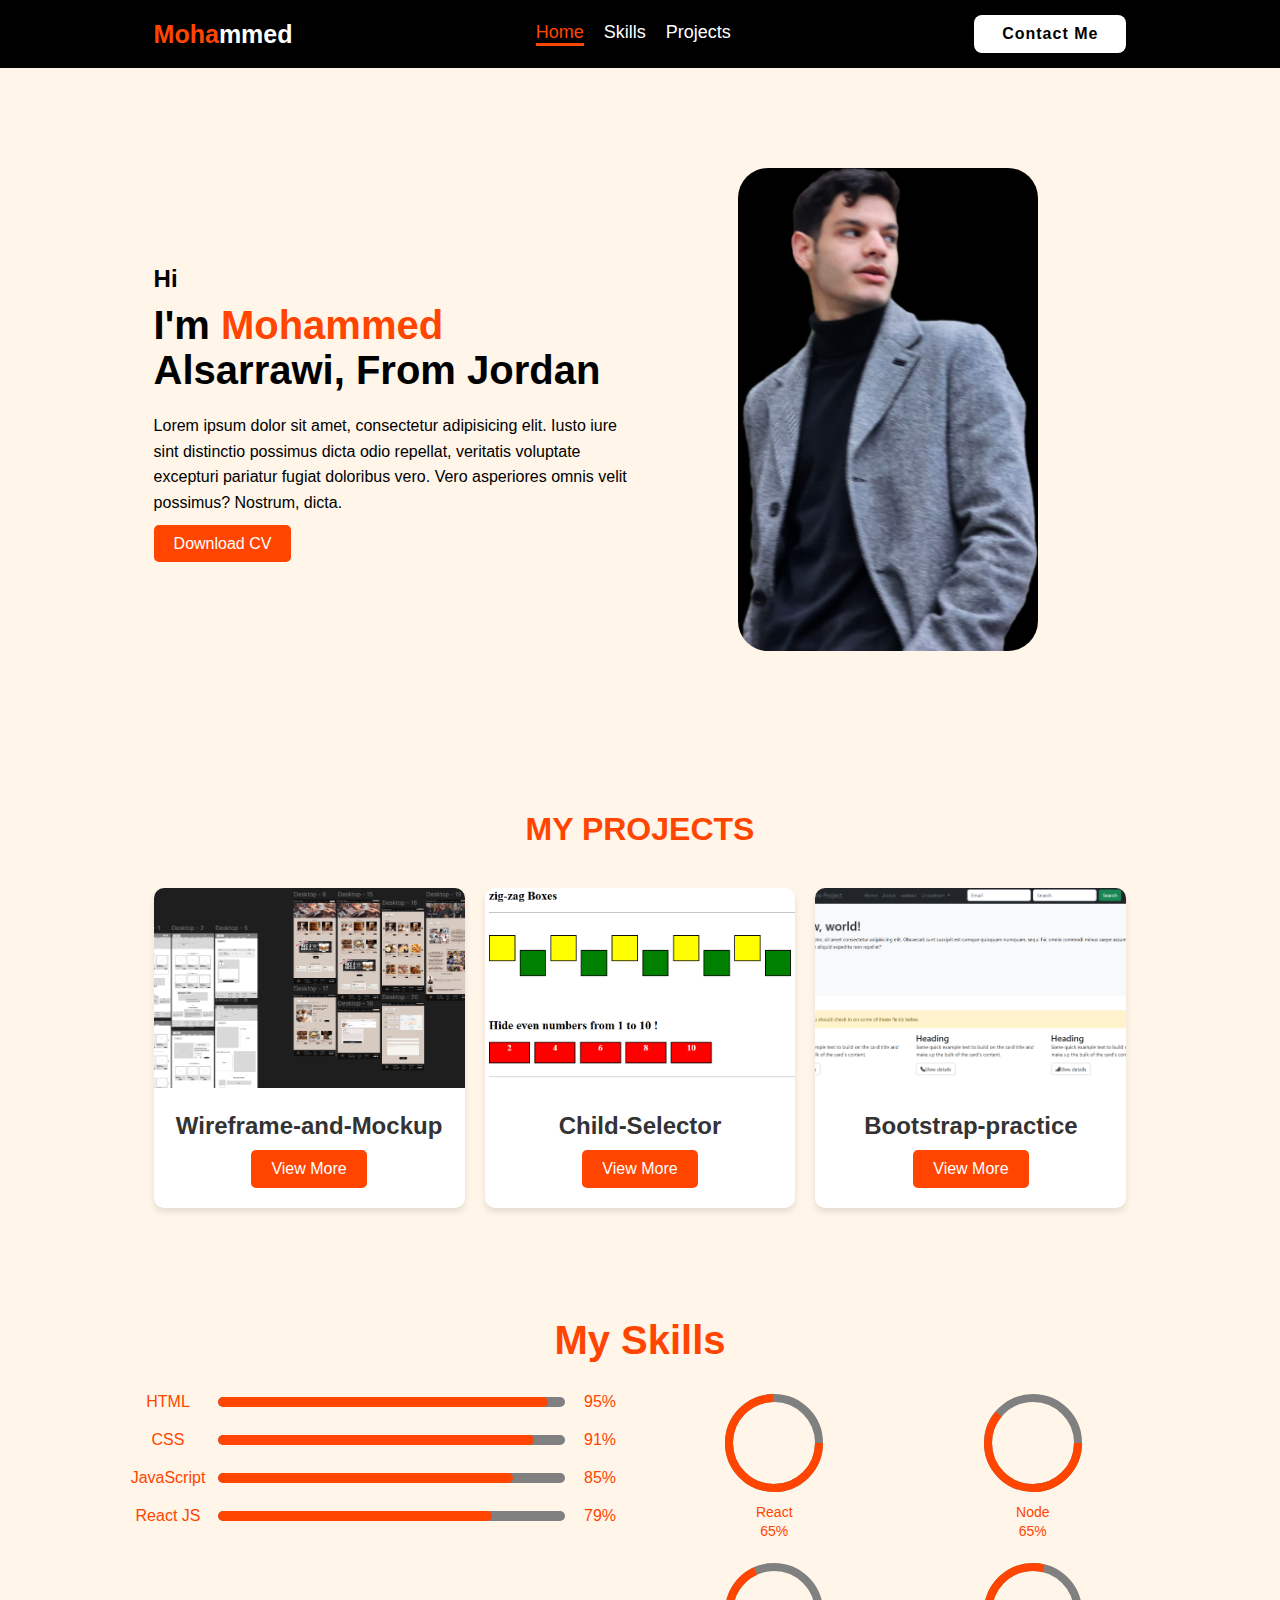
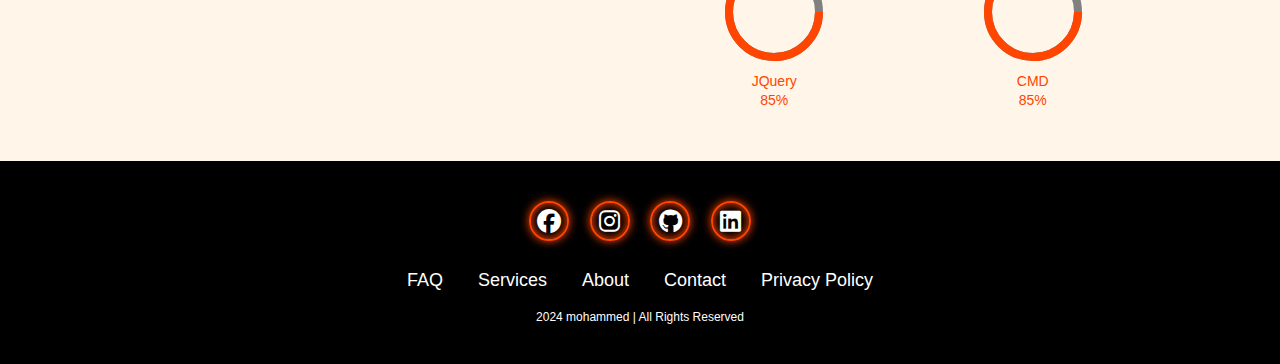
<file: index.html>
<!DOCTYPE html>
<html lang="en">
<head>
    <meta charset="utf-8">
    <meta http-equiv="X-UA-Compatible" content="IE=edge">
    <title>Portfolio</title>
    <meta name="viewport" content="width=device-width, initial-scale=1">
    <link rel="stylesheet" href="style.css">
    <link href="https://unpkg.com/boxicons@2.1.4/css/boxicons.min.css" rel="stylesheet">
    <link rel="stylesheet" href="https://cdnjs.cloudflare.com/ajax/libs/font-awesome/6.5.0/css/all.min.css">

</head>
<body>
    <header class="header">
        <a href="#" class="logo"><span>Moha</span>mmed</a>
        <nav class="navbar">
            <a href="index.html" class="active">Home</a>
            <a href="#skills">Skills</a>
            <a href="proj.html">Projects</a>
        </nav>
        <a href="contact.html" class="contact">Contact Me</a>
        <!-- Burger Menu Icon -->
        <div class="burger-menu" onclick="toggleMenu()">
            <span class="bar"></span>
            <span class="bar"></span>
            <span class="bar"></span>
        </div>
    </header>

    <section class="home">
        <div class="home-content">
            <h3>Hi</h3>
            <h1>I'm <span>Mohammed</span><br>Alsarrawi, From Jordan</h1>
            <p>Lorem ipsum dolor sit amet, consectetur adipisicing elit. Iusto iure sint distinctio possimus dicta odio repellat, veritatis voluptate excepturi pariatur fugiat doloribus vero. Vero asperiores omnis velit possimus? Nostrum, dicta.</p>
            <div class="btn-box">
                <a href="path/to/your/cv.pdf" class="btn-2" download>Download CV</a>
                <!-- <button class="btn-2">Experience</button> -->
            </div>
        </div>
        <div class="img-box">
            <img src="sarrawi.jpeg"></div>
    </section>
    

    <section class="projects">
        <h2 class="section-title">My Projects</h2>
        <div class="card-container">
            <div class="card">
                <img src="Screenshot 2024-12-22 164017.png" alt="Project 1">
                <div class="card-content">
                    <h3>Wireframe-and-Mockup</h3>
                    <a href="proj.html" class="btn">View More</a>
                </div>
            </div>
            <div class="card">
                <img src="Screenshot 2024-12-22 164336.png" alt="Project 2">
                <div class="card-content">
                    <h3>Child-Selector</h3>
                    <a href="proj.html" class="btn">View More</a>
                </div>
            </div>
            <div class="card">
                <img src="Screenshot 2024-12-22 163346.png" alt="Project 3">
                <div class="card-content">
                    <h3>Bootstrap-practice</h3>
                    <a href="proj.html" class="btn">View More</a>
                </div>
            </div>
        </div>
    </section>

    <section class="skills-section" id="skills">
        <h2>My Skills</h2>
        <div class="skills-container">
            <!-- Left Side: Progress Bars -->
            <div class="skills-left">
                <div class="skill">
                    <span>HTML</span>
                    <div class="progress-bar">
                        <div class="progress" style="width: 95%;"></div>
                    </div>
                    <span class="percentage">95%</span>
                </div>
                <div class="skill">
                    <span>CSS</span>
                    <div class="progress-bar">
                        <div class="progress" style="width: 91%;"></div>
                    </div>
                    <span class="percentage">91%</span>
                </div>
                <div class="skill">
                    <span>JavaScript</span>
                    <div class="progress-bar">
                        <div class="progress" style="width: 85%;"></div>
                    </div>
                    <span class="percentage">85%</span>
                </div>
                <div class="skill">
                    <span>React JS</span>
                    <div class="progress-bar">
                        <div class="progress" style="width: 79%;"></div>
                    </div>
                    <span class="percentage">79%</span>
                </div>
            </div>
    
            <!-- Right Side: Circular Indicators -->
            <div class="skills-right">
                <div class="circle-skill">
                    <svg class="circle-svg">
                        <circle class="bg-circle" cx="50" cy="50" r="45"></circle>
                        <circle class="progress-circle" cx="50" cy="50" r="45" style="stroke-dashoffset: 72;"></circle>
                    </svg>
                    <div class="circle-text">
                        <span>React</span><br><span>65%</span>
                    </div>
                </div>
                <div class="circle-skill">
                    <svg class="circle-svg">
                        <circle class="bg-circle" cx="50" cy="50" r="45"></circle>
                        <circle class="progress-circle" cx="50" cy="50" r="45" style="stroke-dashoffset: 110;"></circle>
                    </svg>
                    <div class="circle-text">
                        <span>Node</span><br><span>65%</span>
                    </div>
                </div>
                <div class="circle-skill">
                    <svg class="circle-svg">
                        <circle class="bg-circle" cx="50" cy="50" r="45"></circle>
                        <circle class="progress-circle" cx="50" cy="50" r="45" style="stroke-dashoffset: 90;"></circle>
                    </svg>
                    <div class="circle-text">
                        <span>JQuery</span><br><span>85%</span>
                    </div>
                </div>
                <div class="circle-skill">
                    <svg class="circle-svg">
                        <circle class="bg-circle" cx="50" cy="50" r="45"></circle>
                        <circle class="progress-circle" cx="50" cy="50" r="45" style="stroke-dashoffset: 60;"></circle>
                    </svg>
                    <div class="circle-text">
                        <span>CMD</span><br><span>85%</span>
                    </div>
                </div>
            </div>
        </div>
    </section>
    


    
    <footer class="footer">
        <div class="social">
            <a href="https://www.facebook.com/"><i class="fa-brands fa-facebook"></i></a>
            <a href="https://www.instagram.com/"><i class="fa-brands fa-instagram"></i></a>
            <a href="https://github.com/mohammed-alsarrawi"><i class="fa-brands fa-github"></i></a>
            <a href="https://www.linkedin.com/feed/"><i class="fa-brands fa-linkedin"></i></a>
        </div>
        <ul class="list">
            <li>
                <a href="">FAQ</a>
            </li>
            <li>
                <a href="">Services</a>
            </li>
            <li>
                <a href="">About</a>
            </li>
            <li>
                <a href="">Contact</a>
            </li>
            <li>
                <a href="">Privacy Policy</a>
            </li>
        </ul>
        <p class="copyright">2024 mohammed | All Rights Reserved</p>
    </footer>
    <script>
        function toggleMenu() {
            const navbar = document.querySelector('.navbar');
            navbar.classList.toggle('active');
        }
    </script>
</body>
</html>
</file>
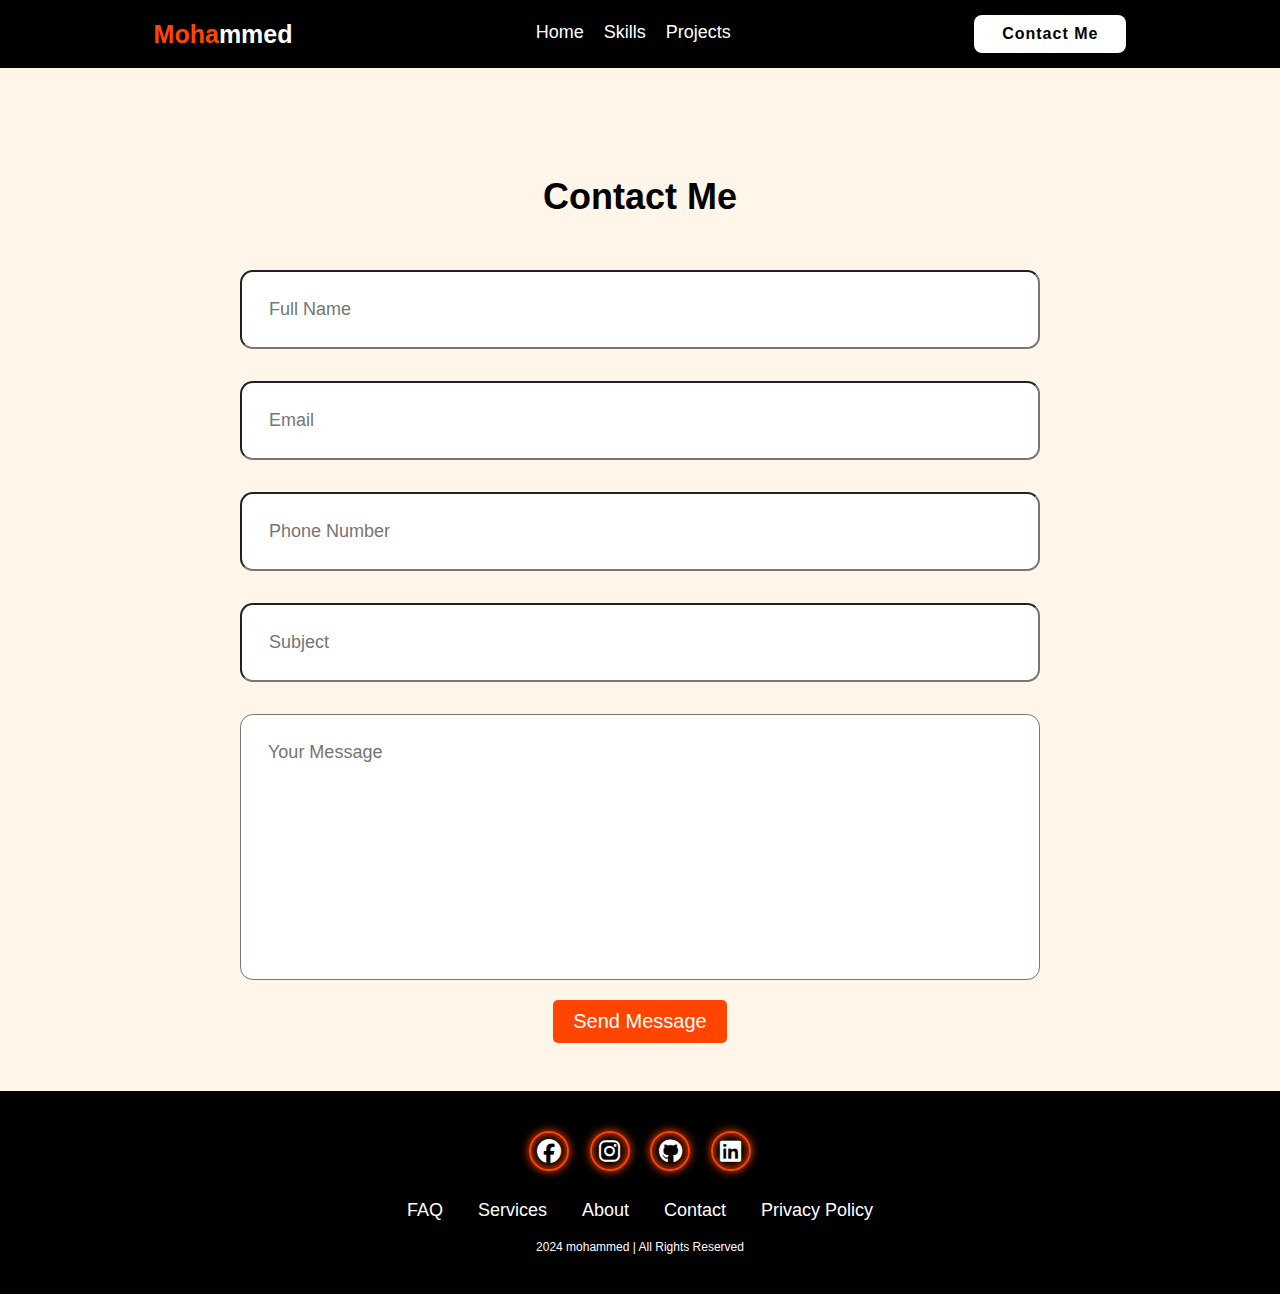
<file: contact.html>
<!DOCTYPE html>
<html lang="en">
<head>
    <meta charset="utf-8">
    <meta http-equiv="X-UA-Compatible" content="IE=edge">
    <title>Portfolio</title>
    <meta name="viewport" content="width=device-width, initial-scale=1">
    <link rel="stylesheet" href="style.css">
    <link href="https://unpkg.com/boxicons@2.1.4/css/boxicons.min.css" rel="stylesheet">
    <link rel="stylesheet" href="https://cdnjs.cloudflare.com/ajax/libs/font-awesome/6.5.0/css/all.min.css">

</head>
<body>
    <header class="header">
        <a href="#" class="logo"><span>Moha</span>mmed</a>
        <nav class="navbar">
            <a href="index.html">Home</a>
            <a href="index.html">Skills</a>
            <a href="proj.html">Projects</a>
        </nav>
        <a href="contact.html" class="contact">Contact Me</a>
        <!-- Burger Menu Icon -->
        <div class="burger-menu" onclick="toggleMenu()">
            <span class="bar"></span>
            <span class="bar"></span>
            <span class="bar"></span>
        </div>
    </header>
    
        
    <section class="contact-form">
        <h2 class="contact-me" >Contact Me</h2>
    <form action="#">

        <div class="input-box">
            <input type="text" placeholder="Full Name">
            <input type="email" placeholder="Email">
        </div>

        <div class="input-box">
            <input type="number" placeholder="Phone Number">
            <input type="text" placeholder="Subject">
        </div>

        <textarea name="" id=""  cols="30" rows="10" placeholder="Your Message"></textarea>
        <input  type="submit" value="Send Message" class="btn-3" >
    </form>
    </section>

    
    <footer class="footer">
        <div class="social">
            <a href="https://www.facebook.com/"><i class="fa-brands fa-facebook"></i></a>
            <a href="https://www.instagram.com/"><i class="fa-brands fa-instagram"></i></a>
            <a href="https://github.com/mohammed-alsarrawi"><i class="fa-brands fa-github"></i></a>
            <a href="https://www.linkedin.com/feed/"><i class="fa-brands fa-linkedin"></i></a>
        </div>
        <ul class="list">
            <li>
                <a href="">FAQ</a>
            </li>
            <li>
                <a href="">Services</a>
            </li>
            <li>
                <a href="">About</a>
            </li>
            <li>
                <a href="">Contact</a>
            </li>
            <li>
                <a href="">Privacy Policy</a>
            </li>
        </ul>
        <p class="copyright">2024 mohammed | All Rights Reserved</p>
    </footer>

    <script>
        function toggleMenu() {
            const navbar = document.querySelector('.navbar');
            navbar.classList.toggle('active');
        }
    </script>
</body>
</html>
</file>
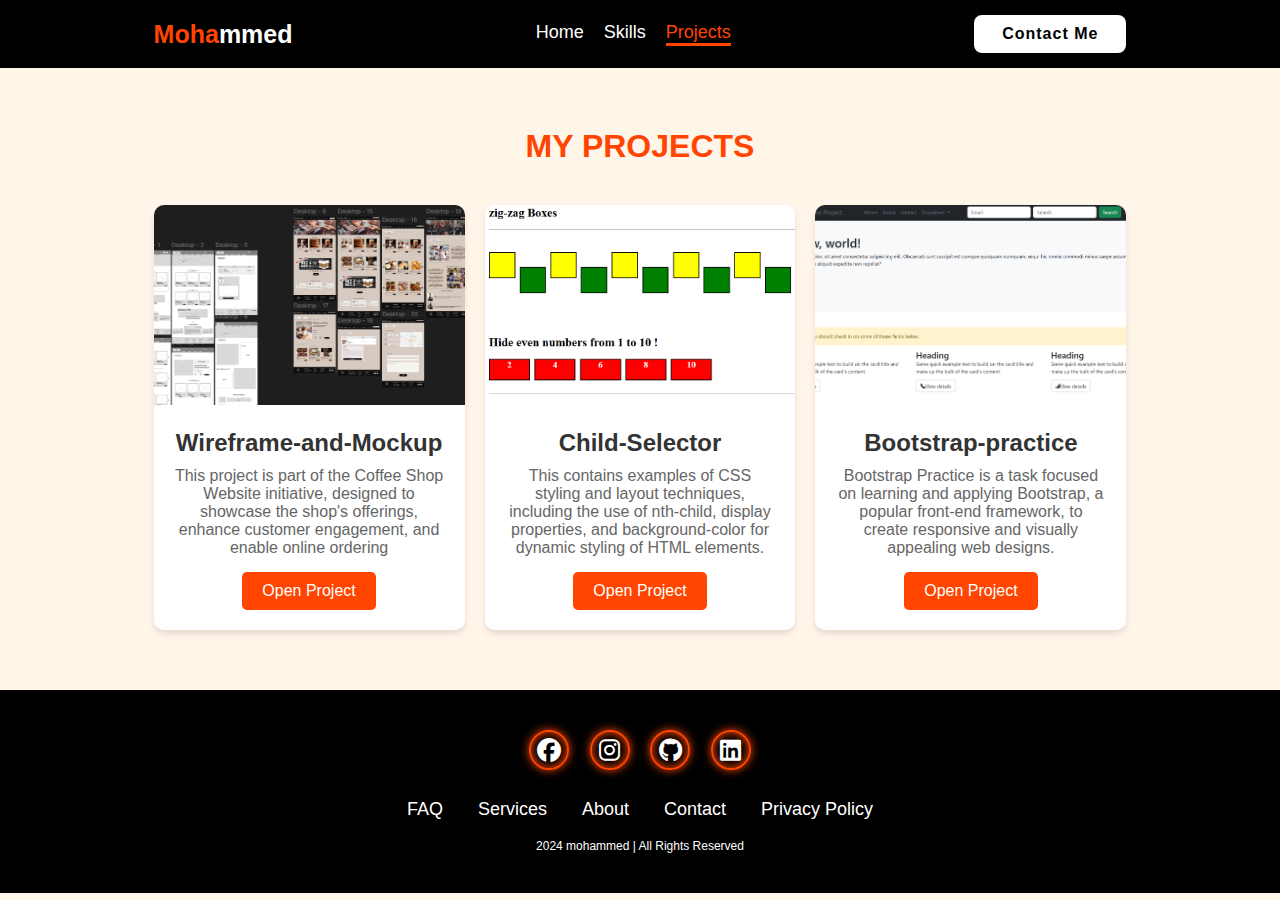
<file: proj.html>
<!DOCTYPE html>
<html lang="en">
<head>
    <meta charset="utf-8">
    <meta http-equiv="X-UA-Compatible" content="IE=edge">
    <title>Portfolio</title>
    <meta name="viewport" content="width=device-width, initial-scale=1">
    <link rel="stylesheet" href="style.css">
    <link href="https://unpkg.com/boxicons@2.1.4/css/boxicons.min.css" rel="stylesheet">
    <link rel="stylesheet" href="https://cdnjs.cloudflare.com/ajax/libs/font-awesome/6.5.0/css/all.min.css">

</head>
<body>
    <header class="header">
        <a href="#" class="logo"><span>Moha</span>mmed</a>
        <nav class="navbar">
            <a href="index.html">Home</a>
            <a href="index.html" >Skills</a>
            <a href="proj.html" class="active">Projects</a>
        </nav>
        <a href="contact.html" class="contact">Contact Me</a>
        <!-- Burger Menu Icon -->
        <div class="burger-menu" onclick="toggleMenu()">
            <span class="bar"></span>
            <span class="bar"></span>
            <span class="bar"></span>
        </div>
    </header>
        


    <section class="projects">
        <h2 class="section-title">My Projects</h2>
        <div class="card-container">
            <div class="card">
                <img src="Screenshot 2024-12-22 164017.png" alt="Project 1">
                <div class="card-content">
                    <h3>Wireframe-and-Mockup</h3>
                    <p>This project is part of the Coffee Shop Website initiative, designed to showcase the shop's offerings, enhance customer engagement, and enable online ordering</p>
                    <a href="https://www.figma.com/design/DkZCin0VjU5jiMrJygd61b/Untitled" class="btn">Open Project</a>
                </div>
            </div>
            <div class="card">
                <img src="Screenshot 2024-12-22 164336.png" alt="Project 2">
                <div class="card-content">
                    <h3>Child-Selector</h3>
                    <p>This contains examples of CSS styling and layout techniques, including the use of nth-child, display properties, and background-color for dynamic styling of HTML elements.</p>
                    <a href="https://github.com/mohammed-alsarrawi/Child-Selector" class="btn">Open Project</a>
                </div>
            </div>
            <div class="card">
                <img src="Screenshot 2024-12-22 163346.png" alt="Project 3">
                <div class="card-content">
                    <h3>Bootstrap-practice</h3>
                    <p>Bootstrap Practice is a task focused on learning and applying Bootstrap, a popular front-end framework, to create responsive and visually appealing web designs.</p>
                    <a href="https://github.com/mohammed-alsarrawi/Bootstrap-practice" class="btn">Open Project</a>
                </div>
            </div>
        </div>
    </section>

    <footer class="footer">
        <div class="social">
            <a href="https://www.facebook.com/"><i class="fa-brands fa-facebook"></i></a>
            <a href="https://www.instagram.com/"><i class="fa-brands fa-instagram"></i></a>
            <a href="https://github.com/mohammed-alsarrawi"><i class="fa-brands fa-github"></i></a>
            <a href="https://www.linkedin.com/feed/"><i class="fa-brands fa-linkedin"></i></a>
        </div>
        <ul class="list">
            <li>
                <a href="">FAQ</a>
            </li>
            <li>
                <a href="">Services</a>
            </li>
            <li>
                <a href="">About</a>
            </li>
            <li>
                <a href="">Contact</a>
            </li>
            <li>
                <a href="">Privacy Policy</a>
            </li>
        </ul>
        <p class="copyright">2024 mohammed | All Rights Reserved</p>
    </footer>
    <script>
        function toggleMenu() {
            const navbar = document.querySelector('.navbar');
            navbar.classList.toggle('active');
        }
    </script>

</body>
</html>
</file>
<file: style.css>
html {
    scroll-behavior: smooth;
}
* {
    margin: 0;
    padding: 0;
    box-sizing: border-box;
    font-family: 'Poppins', sans-serif;
    text-decoration: none;
    list-style: none;
}

body {
    background-color: rgb(255, 245, 233); /* Set background for entire page */
}

.header {
    display: flex;
    justify-content: space-between;
    align-items: center;
    padding: 15px 12%;
    background: rgb(0, 0, 0);
    backdrop-filter: blur(10px);
    width: 100%;
    z-index: 100;
}

.logo {
    color: white;
    font-size: 25px;
    font-weight: 600;
    transition: 0.3s ease;
}

.logo:hover {
    color: orangered;
    text-shadow: 0 0 25px orangered, 0 0 50px orangered;
    transform: scale(1.1);
}

span {
    color: orangered;
}

.navbar {
    display: flex;
    gap: 20px;
}

.navbar a {
    font-size: 18px;
    color: white;
    font-weight: 500;
    transition: 0.3s ease;
    border-bottom: 3px solid transparent;
}

.navbar a:hover,
.navbar a.active {
    color: orangered;
    border-bottom: 3px solid orangered;
}

.contact {
    padding: 10px 28px;
    background-color: white;
    color: black;
    border-radius: 8px;
    font-size: 16px;
    font-weight: 600;
    letter-spacing: 1px;
    transition: 0.3s ease;
}

.contact:hover {
    background-color: orangered;
    box-shadow: 0 0 25px orangered;
    color: white;
}

.home {
    background: rgb(255, 245, 233); /* Keep home section background same */
    display: grid;
    grid-template-columns: 1fr 1fr;
    align-items: center;
    gap: 20px;
    padding: 100px 12%;
}

.home-content {
    max-width: 500px;
}

.home-content h1 {
    font-size: 2.5rem;
    margin-bottom: 20px;
}

.home-content h3 {
    font-size: 1.5rem;
    margin-bottom: 10px;
}

.home-content p {
    margin-bottom: 20px;
    line-height: 1.6;
}

.btn-box .btn-2 {
    padding: 10px 20px;
    background-color: orangered;
    color: white;
    border: none;
    border-radius: 5px;
    font-size: 16px;
    cursor: pointer;
    transition: 0.3s ease;
}
.btn-box .btn-1 {
    padding: 10px 20px;
    background-color: rgb(0, 0, 0);
    color: white;
    border: none;
    border-radius: 5px;
    font-size: 16px;
    cursor: pointer;
    transition: 0.3s ease;
}

.btn-box .btn-1:hover {
    background-color: white;
    color: orangered;
    border: 2px solid orangered;
}
.btn-box .btn-2:hover {
    background-color: white;
    color: rgb(0, 0, 0);
    border: 2px solid rgb(0, 0, 0);
}
.img-box {
    display: flex;
    justify-content: center;
    align-items: center;
}

.img-box img {
    width: 100%;
    max-width: 300px; 
    height: auto; 
    border-radius: 30px;
    object-fit: cover; 
}
::-webkit-scrollbar{width: 15px;}
::-webkit-scrollbar-thumb{
    background-color: orangered;
}
::-webkit-scrollbar-track{
    background-color: black;
    width: 50px;
}
.btn-2 {
    padding: 10px 20px;
    background-color: orangered;
    color: white;
    border: none;
    border-radius: 5px;
    font-size: 16px;
    cursor: pointer;
    transition: 0.3s ease;
}

.projects {
    padding: 60px 12%;
    background-color: rgb(255, 245, 233); /* Keep projects section background same */
    text-align: center;
}

.section-title {
    font-size: 2rem;
    color: orangered;
    margin-bottom: 40px;
    text-transform: uppercase;
}

.card-container {
    display: grid;
    grid-template-columns: repeat(auto-fit, minmax(300px, 1fr));
    gap: 20px;
}

.card {
    background: #fff;
    border-radius: 10px;
    box-shadow: 0 4px 6px rgba(0, 0, 0, 0.1);
    overflow: hidden;
    transition: transform 0.3s ease, box-shadow 0.3s ease;
}

.card:hover {
    transform: scale(1.05);
    box-shadow: 0 8px 15px rgba(0, 0, 0, 0.2);
}

.card img {
    width: 100%;
    height: 200px;
    object-fit: cover;
}

.card-content {
    padding: 20px;
}

.card-content h3 {
    font-size: 1.5rem;
    margin-bottom: 10px;
    color: #333;
}

.card-content p {
    font-size: 1rem;
    color: #666;
    margin-bottom: 15px;
}

.card-content .btn {
    display: inline-block;
    padding: 10px 20px;
    background-color: orangered;
    color: #fff;
    text-decoration: none;
    border-radius: 5px;
    transition: background-color 0.3s ease;
}

.card-content .btn:hover {
    background-color: #ff6347;
}
.contact-form h2{
    text-align: center;
    margin-top: 3em;
    margin-bottom: 1em;
    font-size: 36px;
}
.contact-form form{
  max-width: 50em;
  margin: 1rem auto;
  text-align: center;
  margin-bottom: 3em;
}
.contact-form form .input-box{
    display: flex;
    justify-content: center;
    flex-wrap: wrap;
  }
  .contact-form form .input-box input,.contact-form form textarea{
    width: 100%;
    padding: 1.5em;
    font-size: 18px;
    color: black;
    border-radius: .8rem ;
    margin: 1rem 0;
    resize: none;
}
.btn-3{
    padding: 10px 20px;
    background-color: orangered;
    color: white;
    border: none;
    border-radius: 5px;
    font-size: 20px;
    cursor: pointer;
    transition: 0.3s ease;
}
.btn-3:hover {
    background-color: white;
    color: orangered;
    border: 2px solid orangered;
}
.footer{
    position: relative;
    bottom: 0;
    width: 100%;
    padding: 40px 0;
    background-color: black;
}
.footer .social{
    text-align: center;
    padding-bottom: 25px;
    color: white;
}
.footer .social a{
    font-size: 24px;
    color: white;
    border: 2px solid orangered;
    width: 40px;
    height: 40px;
    line-height: 38px;
    display: inline-block;
    text-align: center;
    border-radius: 50%;
    margin: 0 8px;
    box-shadow: inset 0 0 10px orangered, 0 0 10px orangered;
    transition: 0.3s ease;
}
.footer .social a:hover{
    transform: scale(1.2)translateY(-10px) ;
    color: orangered;
    border: 2px solid orangered;
}
.footer ul{
    margin-top: 0;
    padding: 0;
    font-size: 18px;
    line-height: 1.6;
    margin-bottom: 0;
    text-align: center;
}
.footer ul li a{
    color: white;
    border-bottom: 3px solid transparent;
    transition: 0.3s ease;
}
.footer ul li a :hover{
    border-bottom: 3px solid orangered;
}
.footer ul li{
    display: inline-block;
    padding: 0 15px;
}
.footer .copyright{
    margin-top: 15px;
    text-align: center;
    font-size: 12px;
    color: white;
}


/* General Section Styling */
.skills-section {
    background: rgb(255, 245, 233); /* Keep skills section background same */
    color: white;
    padding: 50px 10%;
    text-align: center;
}

.skills-section h2 {
    font-size: 2.5rem;
    margin-bottom: 30px;
    color: orangered;
}

/* Grid Layout for Skills Container */
.skills-container {
    display: grid;
    grid-template-columns: 1fr 1fr; /* Two columns */
    gap: 30px;
    align-items: start;
}

/* Left Side: Progress Bars */
.skills-left {
    display: flex;
    flex-direction: column;
    gap: 20px;
}

.skill {
    display: grid;
    grid-template-columns: 80px 1fr 50px;
    align-items: center;
    gap: 10px;
}

.progress-bar {
    background: gray;
    height: 10px;
    border-radius: 5px;
    overflow: hidden;
}

.progress {
    height: 100%;
    background: orangered;
    border-radius: 5px;
}

/* Right Side: Circular Indicators */
.skills-right {
    display: grid;
    grid-template-columns: repeat(2, 1fr);
    gap: 20px;
    justify-items: center;
}

.circle-skill {
    display: flex;
    flex-direction: column;
    align-items: center;
    gap: 10px;
}

.circle-svg {
    width: 100px;
    height: 100px;
}

.bg-circle {
    fill: none;
    stroke: gray;
    stroke-width: 8;
}

.progress-circle {
    fill: none;
    stroke: orangered;
    stroke-width: 8;
    stroke-dasharray: 282.6; /* 2 * π * r (where r = 45) */
    stroke-dashoffset: 282.6; /* Hidden by default */
    transition: stroke-dashoffset 1s ease;
}

.circle-text {
    text-align: center;
    font-size: 14px;
    color: orangered;
    line-height: 1.4;
}
/* Hide the menu on smaller screens */
.navbar {
    display: flex;
    gap: 20px;
}

.burger-menu {
    display: none;
    flex-direction: column;
    cursor: pointer;
    width: 30px;
    height: 25px;
    justify-content: space-between;
    background-color: transparent;
}

.burger-menu .bar {
    width: 100%;
    height: 4px;
    background-color: white;
    border-radius: 10px;
}


@media (max-width: 768px) {
    .navbar {
        display: none;
        width: 100%;
        text-align: center;
        flex-direction: column;
        gap: 10px;
    }

    .navbar.active {
        display: flex;
    }

    .burger-menu {
        display: flex;
    }
}
</file>
